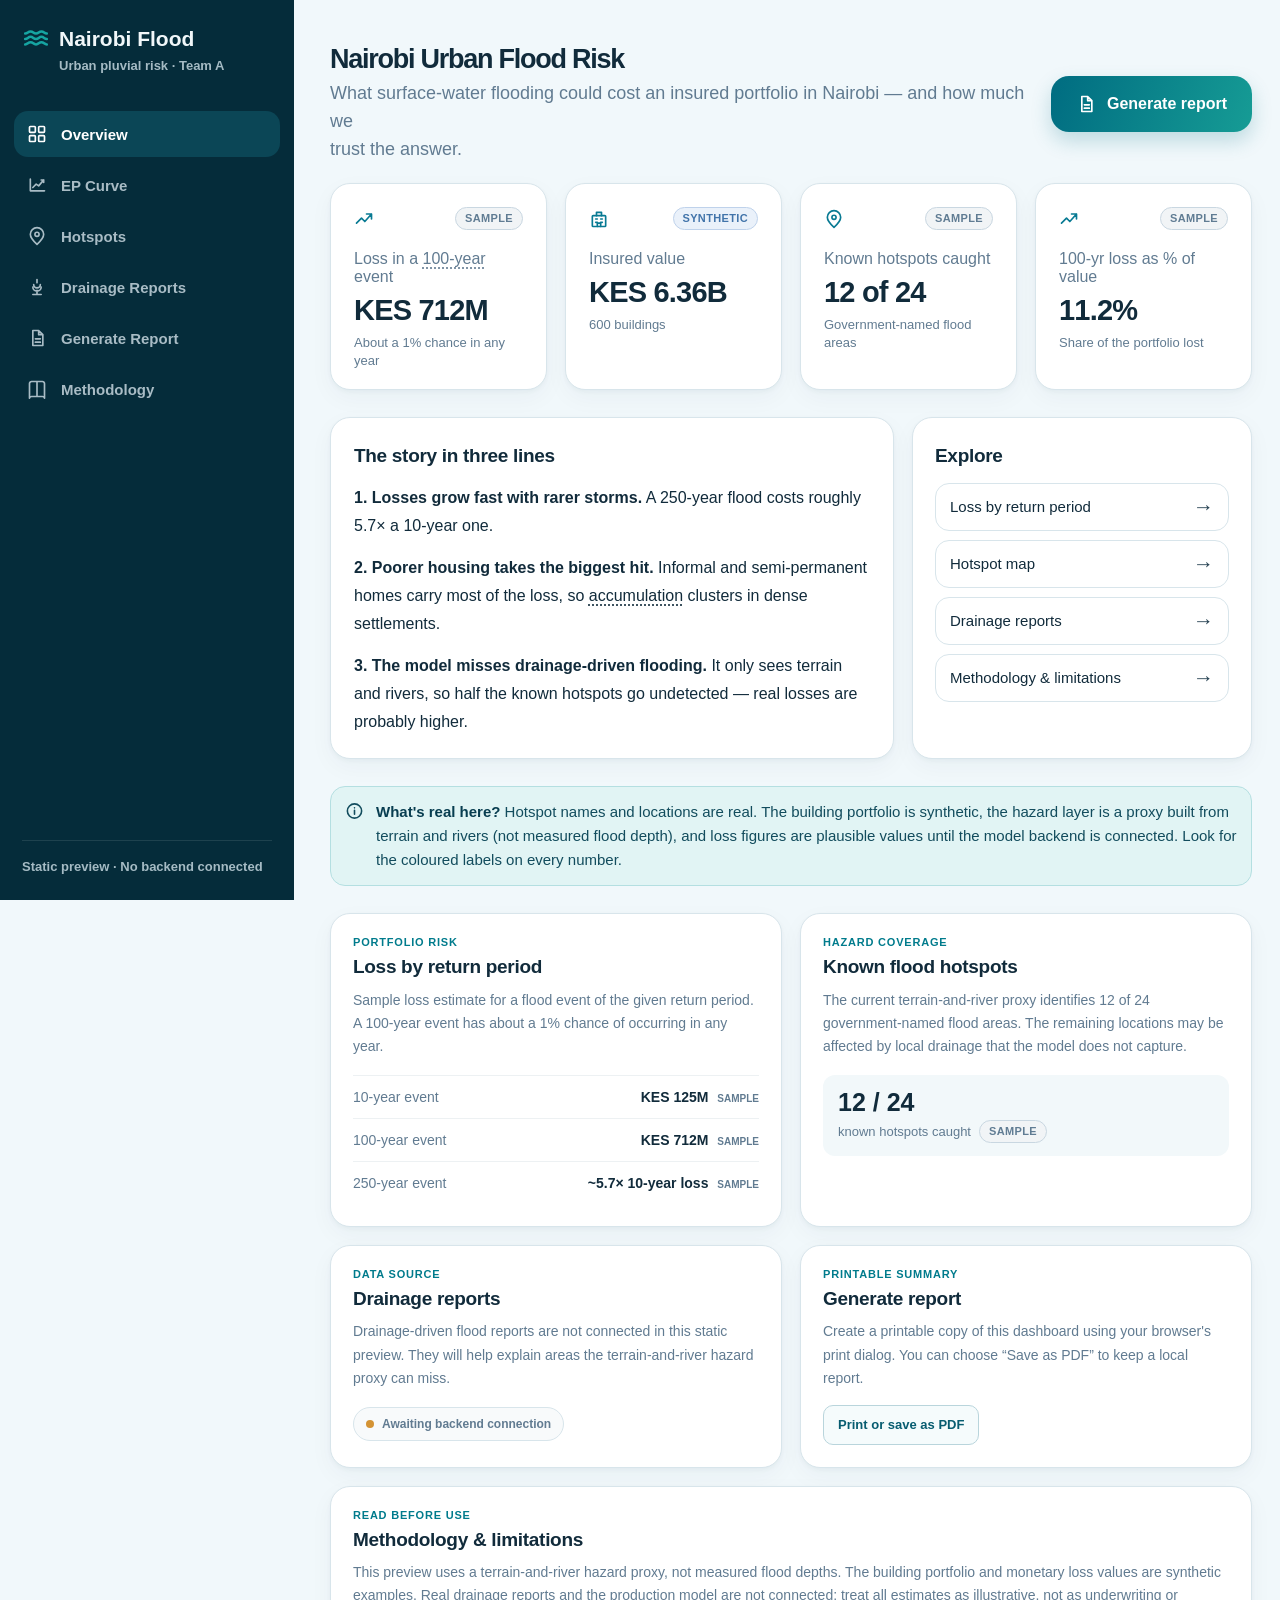
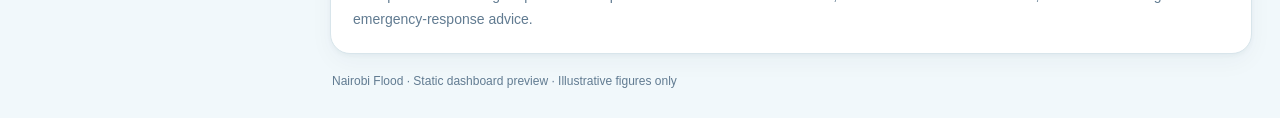
<file: nairobi-flood-dashboard-static/index.html>
<!doctype html>
<html lang="en">
  <head>
    <meta charset="utf-8" />
    <meta name="viewport" content="width=device-width, initial-scale=1" />
    <meta
      name="description"
      content="A static preview of Nairobi urban flood risk and insured portfolio losses."
    />
    <title>Nairobi Urban Flood Risk | Nairobi Flood</title>
    <link rel="stylesheet" href="styles.css" />
  </head>
  <body>
    <aside class="sidebar">
      <a class="brand" href="#overview" aria-label="Nairobi Flood overview">
        <svg class="brand-mark" viewBox="0 0 24 24" aria-hidden="true">
          <path d="M2 7c2.5 0 2.5-2 5-2s2.5 2 5 2 2.5-2 5-2 2.5 2 5 2M2 12c2.5 0 2.5-2 5-2s2.5 2 5 2 2.5-2 5-2 2.5 2 5 2M2 17c2.5 0 2.5-2 5-2s2.5 2 5 2 2.5-2 5-2 2.5 2 5 2" />
        </svg>
        <span class="brand-copy">
          <strong>Nairobi Flood</strong>
          <span>Urban pluvial risk · Team A</span>
        </span>
      </a>

      <nav class="navigation" aria-label="Dashboard navigation">
        <a class="nav-link active" href="#overview" aria-current="page">
          <svg viewBox="0 0 24 24" aria-hidden="true"><rect x="3" y="3" width="7" height="7" rx="1" /><rect x="14" y="3" width="7" height="7" rx="1" /><rect x="3" y="14" width="7" height="7" rx="1" /><rect x="14" y="14" width="7" height="7" rx="1" /></svg>
          Overview
        </a>
        <a class="nav-link" href="#ep-curve">
          <svg viewBox="0 0 24 24" aria-hidden="true"><path d="M4 19V5M4 19h17M7 15l4-4 3 2 6-7M17 6h3v3" /></svg>
          EP Curve
        </a>
        <a class="nav-link" href="#hotspots">
          <svg viewBox="0 0 24 24" aria-hidden="true"><path d="M20 10c0 5-8 12-8 12S4 15 4 10a8 8 0 1 1 16 0Z" /><circle cx="12" cy="10" r="2.5" /></svg>
          Hotspots
        </a>
        <a class="nav-link" href="#drainage-reports">
          <svg viewBox="0 0 24 24" aria-hidden="true"><path d="M12 3v4m-4 2a4 4 0 0 0 8 0M7 12a5 5 0 1 0 10 0M12 16v5m-5 0h10" /></svg>
          Drainage Reports
        </a>
        <a class="nav-link" href="#generate-report">
          <svg viewBox="0 0 24 24" aria-hidden="true"><path d="M7 3h7l5 5v13H7zM14 3v5h5M10 13h6m-6 4h6" /></svg>
          Generate Report
        </a>
        <a class="nav-link" href="#methodology">
          <svg viewBox="0 0 24 24" aria-hidden="true"><path d="M3 5.5A2.5 2.5 0 0 1 5.5 3H12v18H5.5A2.5 2.5 0 0 0 3 23zm18 0A2.5 2.5 0 0 0 18.5 3H12v18h6.5a2.5 2.5 0 0 1 2.5 2z" /></svg>
          Methodology
        </a>
      </nav>
      <p class="sidebar-note">Static preview · No backend connected</p>
    </aside>

    <main id="overview">
      <header class="page-header">
        <div>
          <h1>Nairobi Urban Flood Risk</h1>
          <p class="page-subtitle">
            What surface-water flooding could cost an insured portfolio in Nairobi — and how much we<br class="desktop-break" />
            trust the answer.
          </p>
        </div>
        <button class="primary-button" id="generateReport" type="button">
          <svg viewBox="0 0 24 24" aria-hidden="true"><path d="M7 3h7l5 5v13H7zM14 3v5h5M10 13h6m-6 4h6" /></svg>
          Generate report
        </button>
      </header>

      <section class="kpi-grid" aria-label="Portfolio summary">
        <article class="card kpi-card">
          <div class="kpi-top">
            <svg class="kpi-icon" viewBox="0 0 24 24" aria-hidden="true"><path d="M3 17 9 11l4 4 8-9m-6 0h6v6" /></svg>
            <span class="badge">Sample</span>
          </div>
          <p class="kpi-label">Loss in a <abbr title="A flood with a 1% annual chance of occurring">100-year</abbr> event</p>
          <strong class="kpi-value">KES 712M</strong>
          <p class="kpi-caption">About a 1% chance in any year</p>
        </article>
        <article class="card kpi-card">
          <div class="kpi-top">
            <svg class="kpi-icon" viewBox="0 0 24 24" aria-hidden="true"><rect x="4" y="8" width="16" height="13" rx="1" /><path d="M9 8V4h6v4M8 12h2m4 0h2m-8 4h2m4 0h2m-6 5v-4h4v4" /></svg>
            <span class="badge synthetic">Synthetic</span>
          </div>
          <p class="kpi-label">Insured value</p>
          <strong class="kpi-value">KES 6.36B</strong>
          <p class="kpi-caption">600 buildings</p>
        </article>
        <article class="card kpi-card">
          <div class="kpi-top">
            <svg class="kpi-icon" viewBox="0 0 24 24" aria-hidden="true"><path d="M20 10c0 5-8 12-8 12S4 15 4 10a8 8 0 1 1 16 0Z" /><circle cx="12" cy="10" r="2.5" /></svg>
            <span class="badge">Sample</span>
          </div>
          <p class="kpi-label">Known hotspots caught</p>
          <strong class="kpi-value">12 of 24</strong>
          <p class="kpi-caption">Government-named flood areas</p>
        </article>
        <article class="card kpi-card">
          <div class="kpi-top">
            <svg class="kpi-icon" viewBox="0 0 24 24" aria-hidden="true"><path d="M3 17 9 11l4 4 8-9m-6 0h6v6" /></svg>
            <span class="badge">Sample</span>
          </div>
          <p class="kpi-label">100-yr loss as % of value</p>
          <strong class="kpi-value">11.2%</strong>
          <p class="kpi-caption">Share of the portfolio lost</p>
        </article>
      </section>

      <section class="overview-grid" aria-label="Flood risk overview">
        <article class="card story-card">
          <h2>The story in three lines</h2>
          <ol class="story-list">
            <li><strong>Losses grow fast with rarer storms.</strong> A 250-year flood costs roughly 5.7× a 10-year one.</li>
            <li><strong>Poorer housing takes the biggest hit.</strong> Informal and semi-permanent homes carry most of the loss, so <abbr title="Multiple properties affected by the same flood event">accumulation</abbr> clusters in dense settlements.</li>
            <li><strong>The model misses drainage-driven flooding.</strong> It only sees terrain and rivers, so half the known hotspots go undetected — real losses are probably higher.</li>
          </ol>
        </article>

        <article class="card explore-card">
          <h2>Explore</h2>
          <div class="explore-links">
            <a href="#ep-curve">Loss by return period <span aria-hidden="true">→</span></a>
            <a href="#hotspots">Hotspot map <span aria-hidden="true">→</span></a>
            <a href="#drainage-reports">Drainage reports <span aria-hidden="true">→</span></a>
            <a href="#methodology">Methodology &amp; limitations <span aria-hidden="true">→</span></a>
          </div>
        </article>
      </section>

      <aside class="reality-note">
        <svg viewBox="0 0 24 24" aria-hidden="true"><circle cx="12" cy="12" r="9" /><path d="M12 11v5m0-8h.01" /></svg>
        <p><strong>What's real here?</strong> Hotspot names and locations are real. The building portfolio is synthetic, the hazard layer is a proxy built from terrain and rivers (not measured flood depth), and loss figures are plausible values until the model backend is connected. Look for the coloured labels on every number.</p>
      </aside>

      <section class="detail-grid" aria-label="Dashboard details">
        <article class="card detail-card" id="ep-curve">
          <p class="eyebrow">Portfolio risk</p>
          <h2>Loss by return period</h2>
          <p class="detail-copy">Sample loss estimate for a flood event of the given return period. A 100-year event has about a 1% chance of occurring in any year.</p>
          <div class="period-list">
            <div><span>10-year event</span><strong>KES 125M <small>Sample</small></strong></div>
            <div><span>100-year event</span><strong>KES 712M <small>Sample</small></strong></div>
            <div><span>250-year event</span><strong>~5.7× 10-year loss <small>Sample</small></strong></div>
          </div>
        </article>
        <article class="card detail-card" id="hotspots">
          <p class="eyebrow">Hazard coverage</p>
          <h2>Known flood hotspots</h2>
          <p class="detail-copy">The current terrain-and-river proxy identifies 12 of 24 government-named flood areas. The remaining locations may be affected by local drainage that the model does not capture.</p>
          <div class="coverage-stat"><strong>12 / 24</strong><span>known hotspots caught <span class="badge">Sample</span></span></div>
        </article>
        <article class="card detail-card" id="drainage-reports">
          <p class="eyebrow">Data source</p>
          <h2>Drainage reports</h2>
          <p class="detail-copy">Drainage-driven flood reports are not connected in this static preview. They will help explain areas the terrain-and-river hazard proxy can miss.</p>
          <span class="status-pill"><span></span>Awaiting backend connection</span>
        </article>
        <article class="card detail-card" id="generate-report">
          <p class="eyebrow">Printable summary</p>
          <h2>Generate report</h2>
          <p class="detail-copy">Create a printable copy of this dashboard using your browser's print dialog. You can choose “Save as PDF” to keep a local report.</p>
          <button class="secondary-button" id="printReport" type="button">Print or save as PDF</button>
        </article>
        <article class="card detail-card methodology-card" id="methodology">
          <p class="eyebrow">Read before use</p>
          <h2>Methodology &amp; limitations</h2>
          <p class="detail-copy">This preview uses a terrain-and-river hazard proxy, not measured flood depths. The building portfolio and monetary loss values are synthetic examples. Real drainage reports and the production model are not connected; treat all estimates as illustrative, not as underwriting or emergency-response advice.</p>
        </article>
      </section>
      <footer class="page-footer">Nairobi Flood · Static dashboard preview · Illustrative figures only</footer>
    </main>
    <script src="script.js"></script>
  </body>
</html>
</file>
<file: nairobi-flood-dashboard-static/styles.css>
:root {
  color-scheme: light;
  --page: #f1f8fb;
  --surface: #ffffff;
  --ink: #112b3b;
  --muted: #617b91;
  --line: #d8e5eb;
  --teal: #007b8c;
  --sidebar: #052c3a;
  --sidebar-active: #0b4656;
  --shadow: 0 2px 4px rgba(20, 51, 68, 0.04), 0 8px 24px rgba(20, 51, 68, 0.04);
}

* {
  box-sizing: border-box;
}

html {
  scroll-behavior: smooth;
  scroll-padding-top: 24px;
}

body {
  min-width: 320px;
  min-height: 100vh;
  margin: 0;
  display: grid;
  grid-template-columns: 294px minmax(0, 1fr);
  color: var(--ink);
  background: var(--page);
  font-family: Inter, "Segoe UI", Arial, sans-serif;
  -webkit-font-smoothing: antialiased;
}

button,
a {
  -webkit-tap-highlight-color: transparent;
}

.sidebar {
  position: sticky;
  top: 0;
  height: 100vh;
  min-height: 520px;
  padding: 26px 14px;
  display: flex;
  flex-direction: column;
  background: var(--sidebar);
  color: #f1f7f9;
}

.brand {
  display: flex;
  align-items: flex-start;
  gap: 10px;
  padding: 0 9px;
  color: inherit;
  text-decoration: none;
}

.brand-mark {
  width: 26px;
  height: 26px;
  flex: 0 0 26px;
  fill: none;
  stroke: #16a5a2;
  stroke-linecap: round;
  stroke-width: 2.3;
}

.brand-copy {
  display: grid;
  gap: 7px;
}

.brand-copy strong {
  font-size: 21px;
  line-height: 1.2;
}

.brand-copy > span,
.sidebar-note {
  color: #a5bbc4;
  font-size: 13px;
  font-weight: 600;
}

.navigation {
  display: grid;
  gap: 5px;
  margin-top: 38px;
}

.nav-link {
  min-height: 46px;
  padding: 0 13px;
  display: flex;
  align-items: center;
  gap: 14px;
  border-radius: 14px;
  color: #a9bcc5;
  font-size: 15px;
  font-weight: 650;
  text-decoration: none;
  transition: background-color 150ms ease, color 150ms ease;
}

.nav-link:hover,
.nav-link.active {
  color: #ffffff;
  background: var(--sidebar-active);
}

.nav-link svg,
.primary-button svg,
.kpi-icon,
.reality-note svg {
  width: 20px;
  height: 20px;
  flex: 0 0 20px;
  fill: none;
  stroke: currentColor;
  stroke-linecap: round;
  stroke-linejoin: round;
  stroke-width: 2;
}

.sidebar-note {
  margin: auto 8px 0;
  padding-top: 18px;
  border-top: 1px solid rgba(255, 255, 255, 0.1);
}

main {
  width: min(100%, 1720px);
  min-width: 0;
  padding: 43px 28px 25px 36px;
}

.page-header {
  min-height: 105px;
  margin-bottom: 19px;
  display: flex;
  align-items: center;
  justify-content: space-between;
  gap: 24px;
}

h1,
h2,
p {
  margin: 0;
}

h1 {
  font-size: clamp(27px, 2.1vw, 36px);
  font-weight: 730;
  letter-spacing: -1.25px;
  line-height: 1.2;
}

.page-subtitle {
  margin-top: 5px;
  color: var(--muted);
  font-size: 18px;
  line-height: 1.55;
}

.primary-button {
  min-height: 56px;
  padding: 0 25px;
  display: inline-flex;
  flex: 0 0 auto;
  align-items: center;
  justify-content: center;
  gap: 11px;
  border: 0;
  border-radius: 18px;
  color: white;
  background: linear-gradient(110deg, #006c81, #169c95);
  box-shadow: 0 9px 20px rgba(0, 116, 132, 0.22);
  cursor: pointer;
  font: inherit;
  font-size: 16px;
  font-weight: 700;
  transition: filter 150ms ease, transform 150ms ease;
}

.primary-button:hover {
  filter: brightness(1.06);
  transform: translateY(-1px);
}

.kpi-grid {
  display: grid;
  grid-template-columns: repeat(4, minmax(0, 1fr));
  gap: 18px;
  margin-bottom: 27px;
}

.card {
  min-width: 0;
  border: 1px solid var(--line);
  border-radius: 20px;
  background: var(--surface);
  box-shadow: var(--shadow);
}

.kpi-card {
  min-height: 177px;
  padding: 22px 23px 19px;
}

.kpi-top {
  min-height: 25px;
  margin-bottom: 19px;
  display: flex;
  align-items: center;
  justify-content: space-between;
}

.kpi-icon {
  color: #087a93;
}

.badge {
  display: inline-flex;
  align-items: center;
  padding: 4px 9px;
  border: 1px solid #c9d7e1;
  border-radius: 999px;
  color: #607c93;
  background: #f1f4f6;
  font-size: 11px;
  font-weight: 700;
  letter-spacing: 0.35px;
  line-height: 1.2;
  text-transform: uppercase;
  white-space: nowrap;
}

.badge.synthetic {
  border-color: #bfd2eb;
  color: #4274aa;
  background: #eaf1fa;
}

.kpi-label {
  margin-bottom: 7px;
  color: var(--muted);
  font-size: 16px;
}

abbr {
  text-decoration: underline dotted;
  text-underline-offset: 4px;
  cursor: help;
}

.kpi-value {
  display: block;
  font-size: 29px;
  font-weight: 740;
  letter-spacing: -0.8px;
  line-height: 1.2;
}

.kpi-caption {
  margin-top: 6px;
  color: var(--muted);
  font-size: 13px;
  line-height: 1.4;
}

.overview-grid {
  display: grid;
  grid-template-columns: minmax(0, 1.28fr) minmax(340px, 0.62fr);
  align-items: stretch;
  gap: 18px;
}

.story-card,
.explore-card {
  min-height: 307px;
  padding: 25px 23px 22px;
}

h2 {
  font-size: 19px;
  font-weight: 680;
  letter-spacing: -0.3px;
  line-height: 1.35;
}

.story-list {
  margin: 15px 0 0;
  padding-left: 0;
  display: grid;
  gap: 14px;
  list-style: none;
  counter-reset: story;
}

.story-list li {
  font-size: 16px;
  line-height: 1.75;
  counter-increment: story;
}

.story-list li::before {
  content: counter(story) ". ";
  font-weight: 750;
}

.story-list strong {
  font-weight: 750;
}

.explore-card {
  padding-right: 22px;
  padding-left: 22px;
}

.explore-links {
  margin-top: 14px;
  display: grid;
  gap: 9px;
}

.explore-links a {
  min-height: 48px;
  padding: 0 14px;
  display: flex;
  align-items: center;
  justify-content: space-between;
  gap: 12px;
  border: 1px solid var(--line);
  border-radius: 14px;
  color: var(--ink);
  font-size: 15px;
  text-decoration: none;
  transition: border-color 150ms ease, background-color 150ms ease;
}

.explore-links a:hover {
  border-color: #9dc5cf;
  background: #f5fbfc;
}

.explore-links a span {
  color: #294454;
  font-size: 21px;
  line-height: 1;
}

.reality-note {
  margin-top: 27px;
  padding: 13px 14px;
  display: flex;
  align-items: flex-start;
  gap: 12px;
  border: 1px solid #b4dfe1;
  border-radius: 15px;
  color: #124c5d;
  background: #e1f4f4;
}

.reality-note svg {
  margin-top: 1px;
  flex: 0 0 19px;
}

.reality-note p {
  font-size: 15px;
  line-height: 1.6;
}

.reality-note strong {
  color: #083d50;
}

.detail-grid {
  margin-top: 27px;
  display: grid;
  grid-template-columns: repeat(2, minmax(0, 1fr));
  gap: 18px;
}

.detail-card {
  padding: 22px;
  scroll-margin-top: 24px;
}

.eyebrow {
  margin-bottom: 6px;
  color: var(--teal);
  font-size: 11px;
  font-weight: 750;
  letter-spacing: 0.8px;
  text-transform: uppercase;
}

.detail-copy {
  margin-top: 9px;
  color: var(--muted);
  font-size: 14px;
  line-height: 1.65;
}

.period-list {
  margin-top: 17px;
  display: grid;
  gap: 0;
}

.period-list > div {
  min-height: 43px;
  display: flex;
  align-items: center;
  justify-content: space-between;
  gap: 12px;
  border-top: 1px solid #edf1f3;
  font-size: 14px;
}

.period-list > div > span {
  color: var(--muted);
}

.period-list strong {
  text-align: right;
}

.period-list small {
  margin-left: 5px;
  color: var(--muted);
  font-size: 10px;
  font-weight: 650;
  text-transform: uppercase;
}

.coverage-stat {
  margin-top: 17px;
  padding: 13px 15px;
  display: grid;
  gap: 3px;
  border-radius: 12px;
  background: #f2f8fa;
}

.coverage-stat strong {
  font-size: 25px;
}

.coverage-stat > span {
  display: flex;
  align-items: center;
  gap: 8px;
  color: var(--muted);
  font-size: 13px;
}

.status-pill {
  margin-top: 17px;
  padding: 9px 12px;
  display: inline-flex;
  align-items: center;
  gap: 8px;
  border: 1px solid var(--line);
  border-radius: 999px;
  color: var(--muted);
  background: #f8fafb;
  font-size: 12px;
  font-weight: 650;
}

.status-pill > span {
  width: 8px;
  height: 8px;
  border-radius: 50%;
  background: #d49334;
}

.secondary-button {
  min-height: 40px;
  margin-top: 15px;
  padding: 0 14px;
  border: 1px solid #b9d5dc;
  border-radius: 10px;
  color: #075c70;
  background: #f5fbfc;
  cursor: pointer;
  font: inherit;
  font-size: 13px;
  font-weight: 700;
}

.secondary-button:hover {
  background: #eaf6f8;
}

.methodology-card {
  grid-column: 1 / -1;
}

.page-footer {
  padding: 20px 2px 5px;
  color: var(--muted);
  font-size: 12px;
}

@media (max-width: 1180px) {
  body {
    grid-template-columns: 252px minmax(0, 1fr);
  }

  main {
    padding: 34px 23px;
  }

  .kpi-grid {
    grid-template-columns: repeat(2, minmax(0, 1fr));
  }

  .overview-grid {
    grid-template-columns: minmax(0, 1.15fr) minmax(285px, 0.85fr);
  }
}

@media (max-width: 820px) {
  body {
    grid-template-columns: minmax(0, 1fr);
  }

  .sidebar {
    position: static;
    min-width: 0;
    height: auto;
    min-height: 0;
    padding: 17px 18px 12px;
  }

  .brand {
    padding: 0 3px;
  }

  .navigation {
    margin-top: 18px;
    display: flex;
    gap: 5px;
    overflow-x: auto;
    scrollbar-width: thin;
  }

  .nav-link {
    min-height: 41px;
    padding: 0 11px;
    flex: 0 0 auto;
    gap: 8px;
    font-size: 13px;
  }

  .nav-link svg {
    width: 17px;
    height: 17px;
    flex-basis: 17px;
  }

  .sidebar-note {
    display: none;
  }

  main {
    padding: 28px 20px;
  }

  .page-header {
    align-items: flex-start;
  }

  .page-subtitle {
    font-size: 16px;
  }

  .desktop-break {
    display: none;
  }

  .overview-grid {
    grid-template-columns: minmax(0, 1fr);
  }

  .story-card,
  .explore-card {
    min-height: 0;
  }
}

@media (max-width: 560px) {
  main {
    padding: 23px 15px;
  }

  .page-header {
    display: grid;
    gap: 17px;
  }

  .primary-button {
    min-height: 48px;
    justify-self: start;
    border-radius: 14px;
  }

  .kpi-grid,
  .detail-grid {
    grid-template-columns: minmax(0, 1fr);
    gap: 12px;
  }

  .kpi-card {
    min-height: 155px;
  }

  .detail-card,
  .methodology-card {
    grid-column: auto;
  }

  .story-card,
  .explore-card {
    padding: 20px 18px;
  }

  .story-list li {
    font-size: 15px;
  }

  .reality-note {
    padding: 12px;
  }

  .reality-note p {
    font-size: 13px;
  }
}

@media print {
  :root {
    --page: #ffffff;
  }

  body {
    display: block;
    background: #ffffff;
  }

  .sidebar,
  .primary-button,
  .secondary-button {
    display: none !important;
  }

  main {
    width: 100%;
    padding: 0;
  }

  .card,
  .reality-note {
    break-inside: avoid;
    box-shadow: none;
  }

  .page-header {
    min-height: 0;
  }

  .detail-grid {
    grid-template-columns: repeat(2, minmax(0, 1fr));
  }
}
</file>
